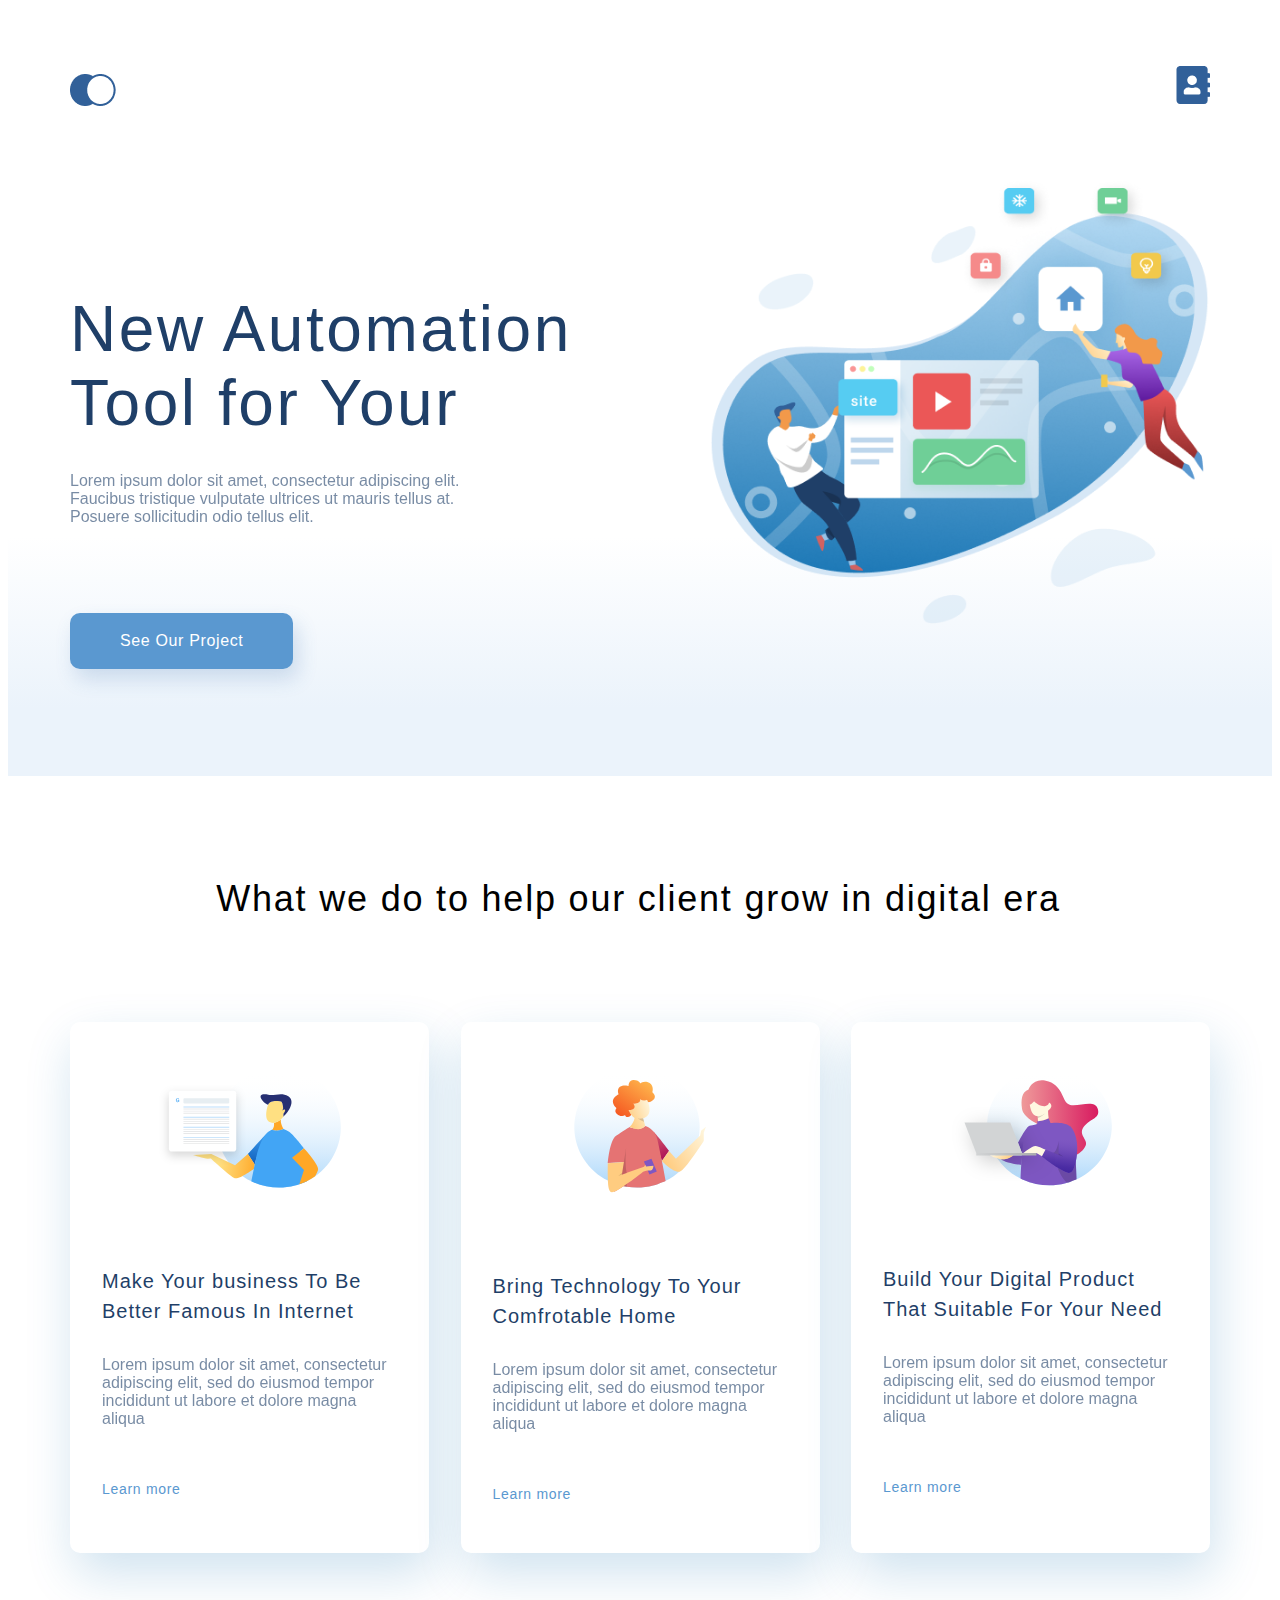
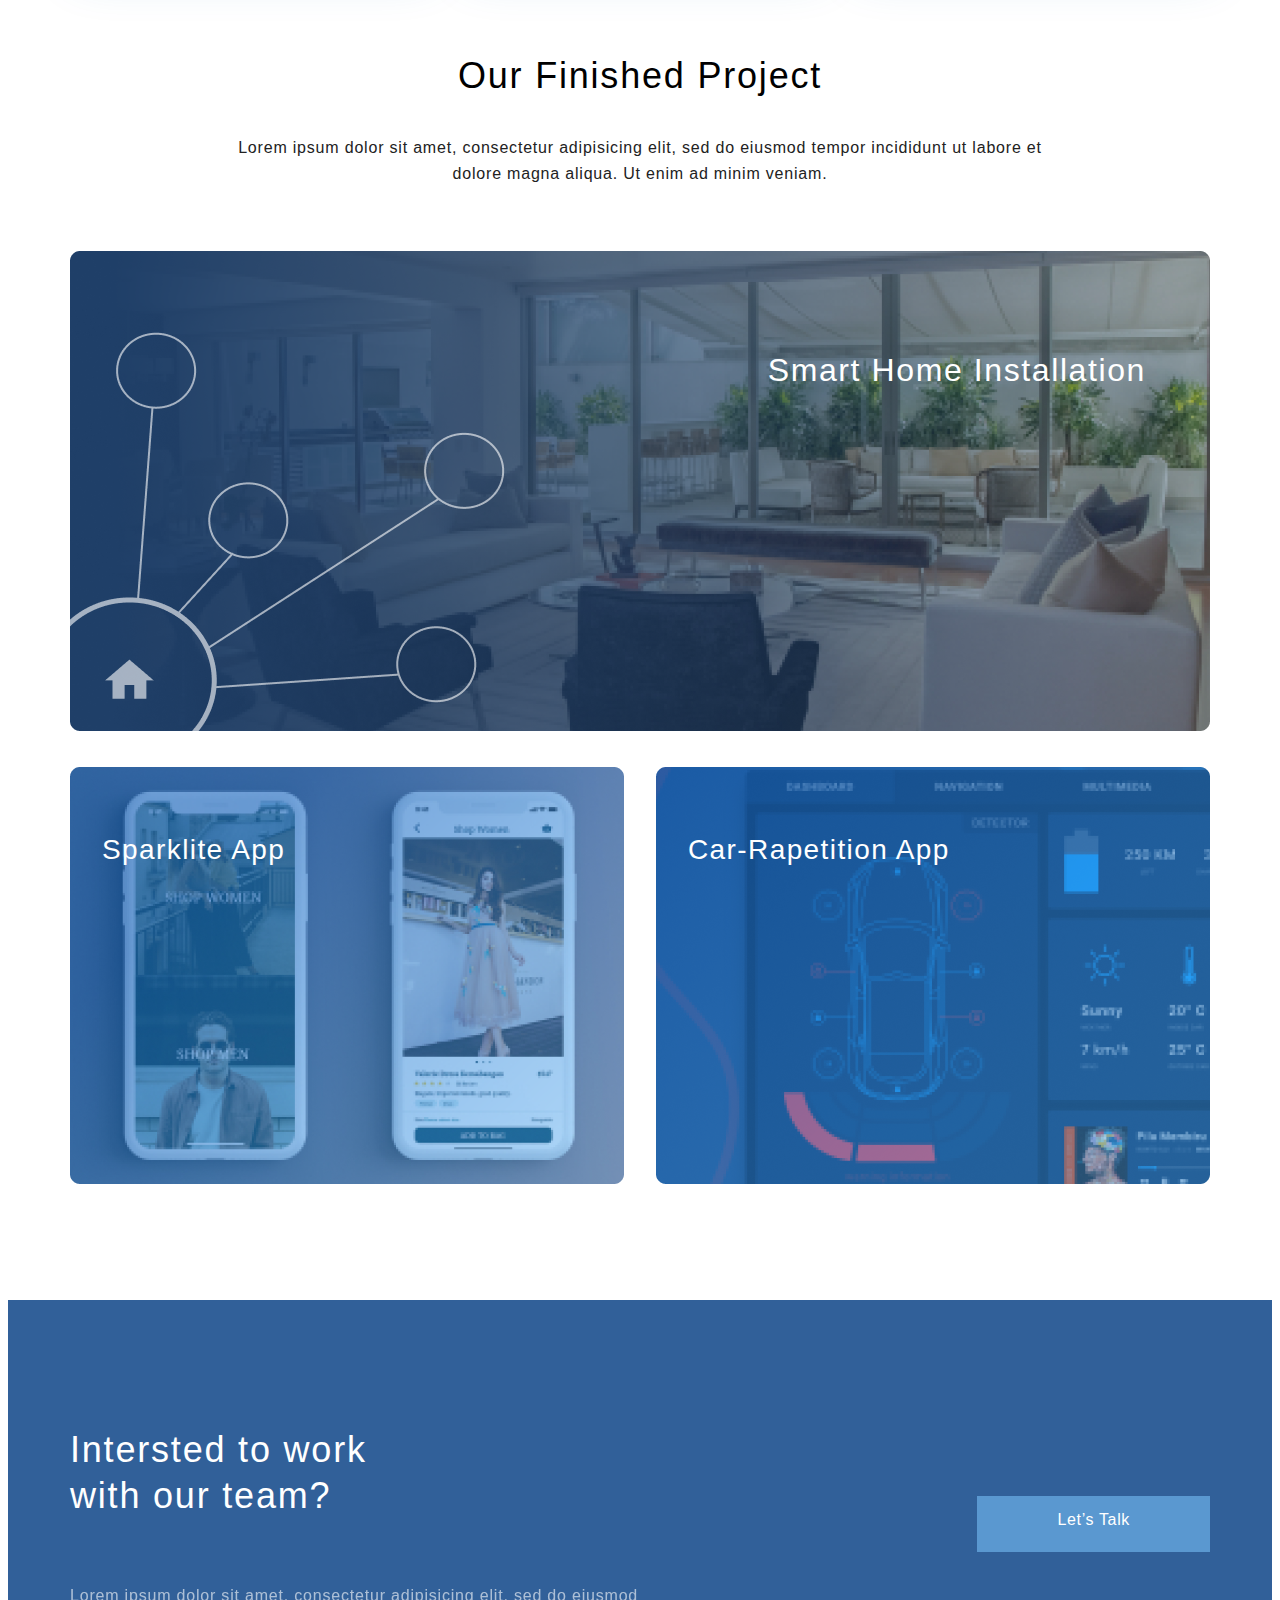
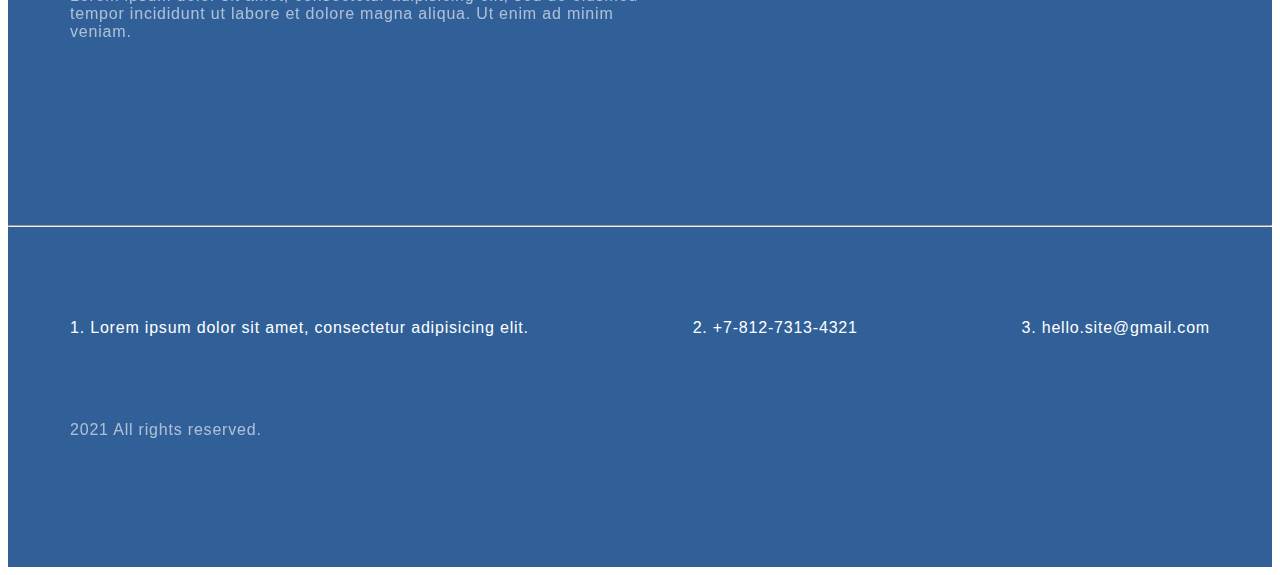
<file: index.html>
<!DOCTYPE html>
<html lang="en">

<head>
    <meta charset="UTF-8">
    <meta http-equiv="X-UA-Compatible" content="IE=edge">
    <meta name="viewport" content="width=device-width, initial-scale=1.0">
    <title>Document</title>
    <link rel="stylesheet" href="style.css">
</head>

<body>
    <div class="top_block"></div>
    <div class="top">
        <div class="container top__box">
            <ul class="header">
                <li><a href="index.html"><img src="png/logo.png" alt="logo"></a></li>
                <li><a href="contacts.html"><img src="png/contacts.png" alt="book"></a></li>
            </ul>
            <div class="top__info">
                <h1 class="top__heading">New Automation Tool for Your</h1>
                <p class="text top__text">Lorem ipsum dolor sit amet, consectetur adipiscing elit. Faucibus
                    tristique
                    vulputate
                    ultrices ut mauris tellus at. Posuere sollicitudin odio tellus elit. </p>
                <a href="#" class="top_button">See Our Project</a>
            </div>
        </div>
    </div>
    <div class="what_we_do container">
        <h3 class="heading3">What we do to help our client grow in digital era</h3>
        <div class="card_box">
            <div class="card">
                <img src="png/card-1.svg" alt="card1" class="img_card">
                <h4 class="heading-mini">Make Your business To Be Better Famous In Internet</h4>
                <p class="text_card">Lorem ipsum dolor sit amet, consectetur adipiscing elit, sed do eiusmod tempor
                    incididunt ut labore et dolore magna aliqua</p>
                <a href="#" class="card_link">Learn more</a>
            </div>
            <div class="card">
                <img src="png/card-2.svg" alt="card2" class="img_card">
                <h4 class="heading-mini">Bring Technology To Your Comfrotable Home</h4>
                <p class="text_card">Lorem ipsum dolor sit amet, consectetur adipiscing elit, sed do eiusmod tempor
                    incididunt ut labore et dolore magna aliqua</p>
                <a href="#" class="card_link">Learn more</a>
            </div>
            <div class="card">
                <img src="png/card-3.svg" alt="card3" class="img_card">
                <h4 class="heading-mini">Build Your Digital Product That Suitable For Your Need</h4>
                <p class="text_card">Lorem ipsum dolor sit amet, consectetur adipiscing elit, sed do eiusmod tempor
                    incididunt ut labore et dolore magna aliqua</p>
                <a href="#" class="card_link">Learn more</a>
            </div>
        </div>
    </div>
    <div class="project container">
        <h3 class="heading_project">Our Finished Project</h3>
        <p class="text text_project">Lorem ipsum dolor sit amet, consectetur adipisicing elit, sed do eiusmod tempor
            incididunt ut labore et dolore magna aliqua. Ut enim ad minim veniam.</p>
        <div class="project__item">
            <img class="project__img" src="png/project_item1.png" alt="picture 1">
            <p class="project_text">Smart Home Installation</p>
        </div>
        <div class="parent_project">
            <div class="project_item_ project_item_margin">
                <img class="project__img" src="png/project_item2.png" alt="picture 2">
                <p class="text_son">Sparklite App</p>
            </div>
            <div class="project_item_">
                <img class="project__img" src="png/project_item3.png" alt="picture 3">
                <p class="text_son">Car-Rapetition App</p>
            </div>
        </div>
    </div>

    <div class="footer">
        <div class="top_footer container">
            <div class="footer_main">
                <h3 class="heading_footer">Intersted to work with our team?</h3>
                <p class="text_footer_f">Lorem ipsum dolor sit amet, consectetur adipisicing elit, sed do eiusmod
                    tempor
                    incididunt ut labore et
                    dolore magna aliqua. Ut enim ad minim veniam.</p>
            </div>
            <a href="#" class="footer_button">Let’s Talk</a>
        </div>
        <div class="finish_footer">
            <hr сlass="line container">
            <div class="footer_contacts container">
                <p class="point"> 1. Lorem ipsum dolor sit amet, consectetur adipisicing elit.</p>
                <p class="point"> 2. +7-812-7313-4321</p>
                <p class="point"> 3. hello.site@gmail.com</p>
            </div>
            <p class="container finish_footer text_footer">2021 All rights reserved.</p>
        </div>
    </div>
</body>

</html>
</file>
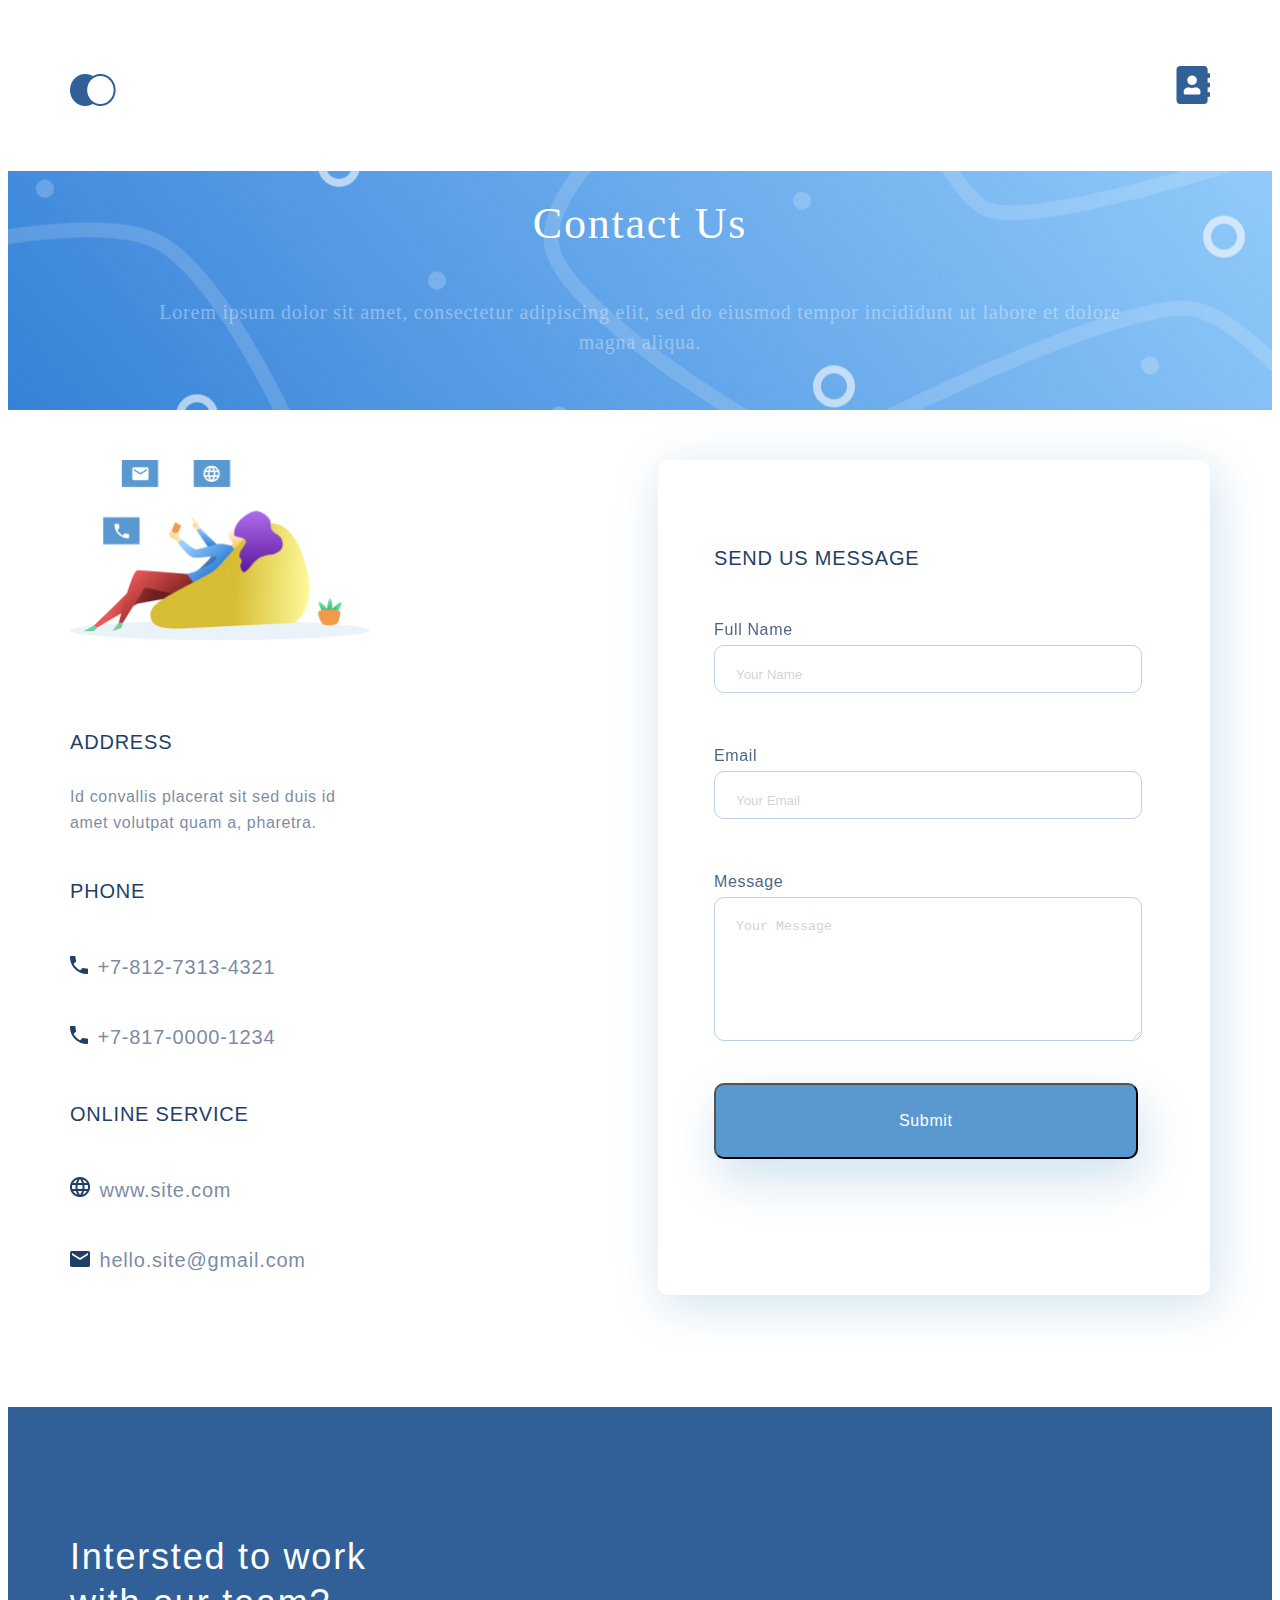
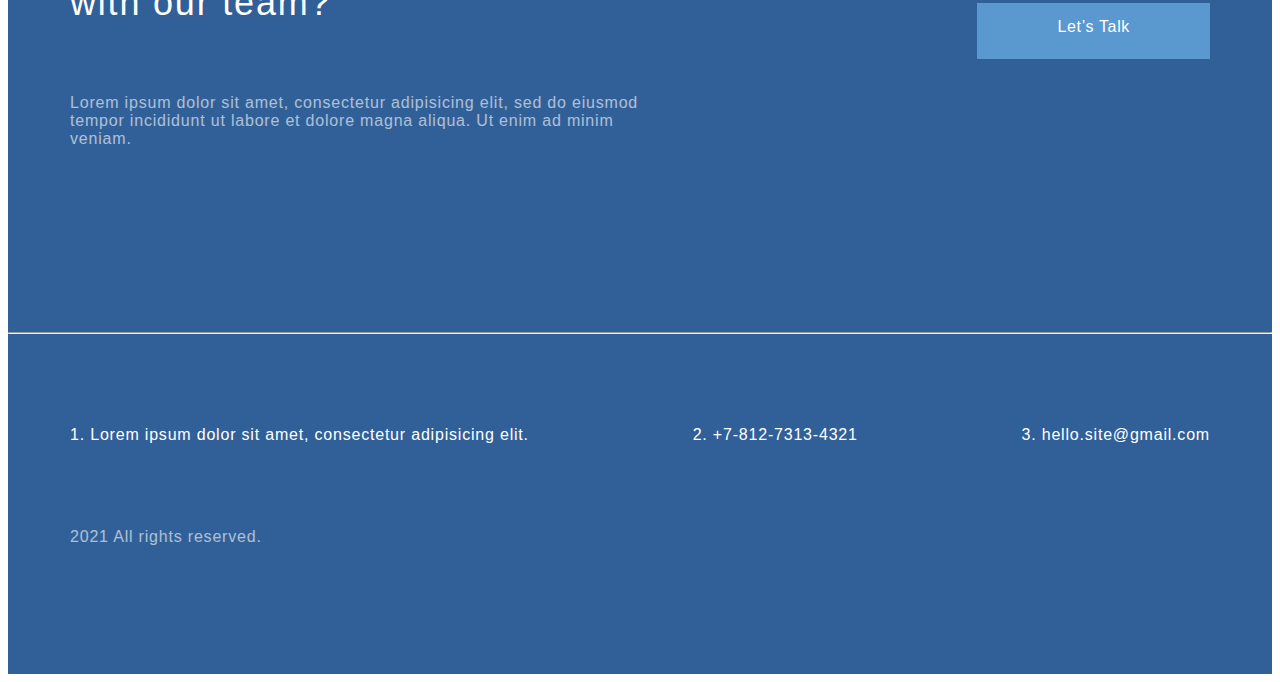
<file: contacts.html>
<!DOCTYPE html>
<html lang="en">

<head>
    <meta charset="UTF-8">
    <meta http-equiv="X-UA-Compatible" content="IE=edge">
    <meta name="viewport" content="width=device-width, initial-scale=1.0">
    <title>Document</title>
    <link rel="stylesheet" href="style.css">
</head>

<body>
    <div class="container top__box">
        <ul class="header">
            <li><a href="index.html"><img src="png/logo.png" alt="logo"></a></li>
            <li><a href="contacts.html"><img src="png/contacts.png" alt=""></a></li>
        </ul>
    </div>
    <div class="main_contact_us">
        <div class="contact_us">
            <h2 class="contact">Contact Us</h2>
            <p class="text contact_text">Lorem ipsum dolor sit amet, consectetur adipiscing elit, sed do eiusmod
                tempor
                incididunt ut
                labore et dolore magna aliqua. </p>
        </div>
    </div>
    <div class="container">
        <div class="contact_block2 middle">
            <div class="contact_info">
                <img src="png/Contact_us2.png" alt="Picture" width="300" class="img_contacts">
                <h4 class="main_text">ADDRESS</h4>
                <p class="text otstup">Id convallis placerat sit sed duis id amet volutpat quam a, pharetra.</p>
                <h4 class="main_text">PHONE</h4>
                <img src="png/telefon.png" alt="telefon" class="img_telefon">
                <p class="mini_text">+7-812-7313-4321</p><br>
                <img src="png/telefon.png" alt="telefon" class="img_telefon">
                <p class="mini_text">+7-817-0000-1234</p>
                <h4 class="main_text">ONLINE SERVICE</h4>
                <img src="png/globus.png" alt="sait" class="img_sait">
                <p class="mini_text">www.site.com</p><br>
                <img src="png/convert.png" alt="mail" class="img_mail">
                <p class="mini_text">hello.site@gmail.com</p>
            </div>
            <div class="anketa">
                <form action="#">
                    <h4 class="main_text">SEND US MESSAGE</h4>
                    <p class="anketa_text">Full Name <br><input type="text" placeholder="Your Name" class="form"></p>
                    <p class="anketa_text">Email <br><input type="email" placeholder="Your Email" class="form"></p>
                    <p class="anketa_text">Message <br><textarea name="Massage" id="mes" cols="20" rows="5"
                            placeholder="Your Message" class="form textarea"></textarea></p>
                    <button type="submit" class="button_contact">Submit</button><br><br>
                </form>
            </div>
        </div>
    </div>
    <div class="map container">
        <script type="text/javascript" charset="utf-8" async
            src="https://api-maps.yandex.ru/services/constructor/1.0/js/?um=constructor%3A529a007660b05577e87d592a957274ba75387b3e500198a45a48943d9875267a&amp;width=100%&amp;height=440&amp;lang=ru_RU&amp;scroll=true"></script>
    </div>
    <div class="footer">
        <div class="top_footer container">
            <div class="footer_main">
                <h3 class="heading_footer">Intersted to work with our team?</h3>
                <p class="text_footer_f">Lorem ipsum dolor sit amet, consectetur adipisicing elit, sed do eiusmod
                    tempor
                    incididunt ut labore et
                    dolore magna aliqua. Ut enim ad minim veniam.</p>
            </div>
            <a href="#" class="footer_button">Let’s Talk</a>
        </div>
        <div class="finish_footer">
            <hr сlass="line container">
            <div class="footer_contacts container">
                <p class="point"> 1. Lorem ipsum dolor sit amet, consectetur adipisicing elit.</p>
                <p class="point"> 2. +7-812-7313-4321</p>
                <p class="point"> 3. hello.site@gmail.com</p>
            </div>
            <p class="container finish_footer text_footer">2021 All rights reserved.</p>
        </div>
</body>

</html>
</file>
<file: style.css>
* {
  padding: 0;
}

.container {
  max-width: 1140px;
  margin: 0 auto;
  font-family: 'Roboto', sans-serif;
}

.top {
  min-height: 768px;
  background: -webkit-gradient(linear, left bottom, left top, color-stop(8.84%, #EBF3FB), color-stop(31.12%, rgba(152, 195, 232, 0)));
  background: linear-gradient(0deg, #EBF3FB 8.84%, rgba(152, 195, 232, 0) 31.12%);
}

.header {
  display: -webkit-box;
  display: -ms-flexbox;
  display: flex;
  -webkit-box-pack: justify;
      -ms-flex-pack: justify;
          justify-content: space-between;
  list-style-type: none;
  padding-top: 42px;
}

.top__heading {
  width: 510px;
  font-size: 64px;
  color: #1F3F68;
  font-weight: 300;
  line-height: 74px;
  letter-spacing: 0.04em;
  margin-bottom: 32px;
}

.top__box {
  display: -webkit-box;
  display: -ms-flexbox;
  display: flex;
  -webkit-box-orient: vertical;
  -webkit-box-direction: normal;
      -ms-flex-direction: column;
          flex-direction: column;
  height: 100%;
}

.top__info {
  padding-top: 115px;
  -webkit-box-flex: 1;
      -ms-flex-positive: 1;
          flex-grow: 1;
  background-image: url(png/top_back.png);
  background-repeat: no-repeat;
  background-position: right center;
  background-size: 44%;
}

.top__text {
  width: 425px;
  color: #1F3F68;
  opacity: 0.6;
}

.text,
.text_card {
  color: #1F3F68;
  opacity: 0.6;
}

.text_project {
  width: 75%;
  margin: 32px auto 64px;
  font-weight: 400;
  font-size: 16px;
  line-height: 26px;
  text-align: center;
  letter-spacing: 0.05em;
  color: #222222;
  opacity: 1;
}

.project_text {
  font-weight: 400;
  font-size: 32px;
  line-height: 46px;
  text-align: right;
  letter-spacing: 0.05em;
  color: #FFFFFF;
  position: absolute;
  top: 64px;
  right: 64px;
}

.top_button {
  font-weight: 400;
  font-size: 16px;
  line-height: 26px;
  text-align: center;
  letter-spacing: 0.04em;
  color: #FFFFFF;
  text-decoration: none;
  background: #5A98D0;
  -webkit-box-shadow: 5px 10px 20px rgba(53, 110, 173, 0.2);
          box-shadow: 5px 10px 20px rgba(53, 110, 173, 0.2);
  border-radius: 10px;
  padding: 15px 50px;
  display: inline-block;
  margin-top: 71px;
}

.heading3 {
  width: 1137px;
  font-weight: 300;
  font-size: 36px;
  line-height: 46px;
  text-align: center;
  letter-spacing: 0.05em;
  color: #000000;
}

.heading-mini {
  font-weight: 400;
  font-size: 20px;
  line-height: 30px;
  letter-spacing: 0.05em;
  color: #1F3F68;
  margin-bottom: 14px;
}

.heading_project {
  font-style: normal;
  font-weight: 300;
  font-size: 36px;
  line-height: 46px;
  text-align: center;
  letter-spacing: 0.05em;
  color: #000000;
}

.what_we_do {
  padding-top: 64px;
}

.card_box {
  display: -webkit-box;
  display: -ms-flexbox;
  display: flex;
  -webkit-box-pack: justify;
      -ms-flex-pack: justify;
          justify-content: space-between;
  padding-top: 64px;
  padding-bottom: 64px;
}

.card {
  display: -webkit-box;
  display: -ms-flexbox;
  display: flex;
  -webkit-box-orient: vertical;
  -webkit-box-direction: normal;
      -ms-flex-direction: column;
          flex-direction: column;
  width: 359px;
  background: #FFFFFF;
  -webkit-box-shadow: 5px 20px 50px rgba(16, 112, 177, 0.2);
          box-shadow: 5px 20px 50px rgba(16, 112, 177, 0.2);
  border-radius: 10px;
  padding: 44px 32px;
  -webkit-box-sizing: border-box;
          box-sizing: border-box;
}

.card_link {
  font-weight: 400;
  font-size: 14px;
  line-height: 30px;
  letter-spacing: 0.05em;
  color: #5A98D0;
  text-decoration: none;
  padding-top: 30px;
}

.img_card {
  -ms-flex-item-align: center;
      -ms-grid-row-align: center;
      align-self: center;
  margin-bottom: 51px;
}

.project__img {
  width: 100%;
}

.project__item {
  position: relative;
  -webkit-box-flex: 1;
      -ms-flex-positive: 1;
          flex-grow: 1;
}

.parent_project {
  display: -webkit-box;
  display: -ms-flexbox;
  display: flex;
  -webkit-box-pack: justify;
      -ms-flex-pack: justify;
          justify-content: space-between;
  margin-top: 32px;
}

.project_item_margin {
  margin-right: 32px;
}

.project_item_ {
  position: relative;
}

.text_son {
  position: absolute;
  top: 32px;
  left: 32px;
  font-weight: 400;
  font-size: 28px;
  line-height: 46px;
  letter-spacing: 0.05em;
  color: #FFFFFF;
}

.footer {
  background: #316099;
  display: -webkit-box;
  display: -ms-flexbox;
  display: flex;
  -webkit-box-orient: vertical;
  -webkit-box-direction: normal;
      -ms-flex-direction: column;
          flex-direction: column;
}

.heading_footer {
  font-style: normal;
  font-weight: 400;
  font-size: 36px;
  line-height: 46px;
  letter-spacing: 0.05em;
  color: #FFFFFF;
}

.project {
  padding-bottom: 112px;
}

.top_footer {
  padding-top: 91px;
  padding-bottom: 96px;
  display: -webkit-box;
  display: -ms-flexbox;
  display: flex;
  -webkit-box-pack: justify;
      -ms-flex-pack: justify;
          justify-content: space-between;
}

.footer_main {
  width: 50%;
}

.heading_footer {
  padding-bottom: 32px;
  width: 300px;
}

.text_footer_f,
.text_footer {
  font-weight: 400;
  font-size: 16px;
  letter-spacing: 0.05em;
  color: #FFFFFF;
  opacity: 0.6;
}

.footer_button {
  background: #5A98D0;
  height: 56px;
  font-weight: 400;
  font-size: 16px;
  text-align: center;
  letter-spacing: 0.04em;
  color: #FFFFFF;
  display: inline-block;
  padding: 15px 80px;
  text-decoration: none;
  -webkit-box-sizing: border-box;
          box-sizing: border-box;
  -ms-flex-item-align: center;
      -ms-grid-row-align: center;
      align-self: center;
}

.footer_contacts {
  font-weight: 400;
  font-size: 16px;
  line-height: 26px;
  letter-spacing: 0.05em;
  color: #FFFFFF;
  padding-top: 64px;
  display: -webkit-box;
  display: -ms-flexbox;
  display: flex;
  -webkit-box-pack: justify;
      -ms-flex-pack: justify;
          justify-content: space-between;
}

.finish_footer {
  margin-top: 64px;
  margin-bottom: 64px;
}

/* Contacts */
.main_contact_us {
  background-image: url(png/contact_us.png);
  background-repeat: no-repeat;
  background-position: center;
}

.contact_us {
  margin-bottom: 50px;
  margin-top: 16px;
}

.contact {
  padding-top: 16px;
  font-weight: 500;
  font-size: 44px;
  line-height: 74px;
  text-align: center;
  letter-spacing: 0.04em;
  color: #FFFFFF;
}

.main_text {
  font-weight: 500;
  font-size: 20px;
  line-height: 30px;
  letter-spacing: 0.04em;
  color: #1F3F68;
}

.img_telefon,
.img_sait,
.img_mail,
.mini_text {
  display: inline-block;
}

.mini_text {
  padding-left: 5px;
  color: #1F3F68;
  opacity: 0.6;
  font-weight: 500;
  font-size: 20px;
  line-height: 30px;
  letter-spacing: 0.04em;
}

.contact_text {
  font-weight: 400;
  font-size: 20px;
  line-height: 30px;
  text-align: center;
  letter-spacing: 0.04em;
  color: rgba(255, 255, 255, 0.6);
  padding-left: 10%;
  padding-right: 10%;
  padding-bottom: 53px;
}

.contact_block2 {
  display: -webkit-box;
  display: -ms-flexbox;
  display: flex;
  -webkit-box-pack: justify;
      -ms-flex-pack: justify;
          justify-content: space-between;
}

.otstup {
  margin-bottom: 40px;
  width: 299px;
  font-weight: 300;
  font-size: 16px;
  line-height: 26px;
  letter-spacing: 0.04em;
  color: #1F3F68;
  opacity: 0.6;
}

.anketa {
  padding: 56px 56px;
  width: 440px;
  background: #FFFFFF;
  -webkit-box-shadow: 5px 10px 50px rgba(16, 112, 177, 0.2);
          box-shadow: 5px 10px 50px rgba(16, 112, 177, 0.2);
  border-radius: 10px;
}

.button_contact {
  display: inline-block;
  background: #5A98D0;
  -webkit-box-shadow: 5px 20px 50px rgba(16, 112, 177, 0.2);
          box-shadow: 5px 20px 50px rgba(16, 112, 177, 0.2);
  border-radius: 10px;
  font-weight: 500;
  font-size: 16px;
  line-height: 26px;
  text-align: center;
  letter-spacing: 0.04em;
  color: #FFFFFF;
  padding: 23px 183px;
}

.anketa_text {
  font-weight: 400;
  font-size: 16px;
  line-height: 30px;
  letter-spacing: 0.04em;
  color: #1F3F68;
  opacity: 0.8;
  display: inline-block;
  margin-bottom: 32px;
}

.main_text {
  font-weight: 500;
  font-size: 20px;
  line-height: 30px;
  letter-spacing: 0.04em;
  color: #1F3F68;
}

.form {
  opacity: 0.4;
  border: 1px solid #356EAD;
  -webkit-box-sizing: border-box;
          box-sizing: border-box;
  border-radius: 10px;
  padding-top: 21px;
  padding-bottom: 10px;
  padding-left: 21px;
  width: 428px;
}

.map {
  margin-top: 96px;
  margin-bottom: 112px;
}

.img_contacts {
  padding-bottom: 56px;
}

.textarea {
  height: 144px;
}

/* Adaptiv */
@media (max-width: 1024px) {
  .container {
    padding-left: 32px;
    padding-right: 32px;
  }
  .top__info {
    background-position: right 150px;
  }
  .heading3 {
    width: 100%;
    font-size: 36px;
    line-height: 46px;
    text-align: center;
  }
  .card_box {
    -webkit-box-orient: vertical;
    -webkit-box-direction: normal;
        -ms-flex-direction: column;
            flex-direction: column;
    -webkit-box-align: center;
        -ms-flex-align: center;
            align-items: center;
  }
  .card {
    margin-bottom: 32px;
  }
  .top_footer {
    padding-bottom: 64px;
    padding-left: 124px;
  }
  .text_footer_f {
    color: #FFFFFF;
    opacity: 0.6;
  }
  .footer_contacts {
    -webkit-box-orient: vertical;
    -webkit-box-direction: normal;
        -ms-flex-direction: column;
            flex-direction: column;
    padding-left: 124px;
  }
  .text_footer {
    line-height: 26px;
    padding-left: 124px;
  }
  .point {
    padding-bottom: 25px;
  }
  .middle {
    display: -webkit-box;
    display: -ms-flexbox;
    display: flex;
    -webkit-box-orient: vertical;
    -webkit-box-direction: normal;
        -ms-flex-direction: column;
            flex-direction: column;
    -webkit-box-align: center;
        -ms-flex-align: center;
            align-items: center;
  }
  .anketa {
    margin-top: 64px;
  }
}

@media (max-width: 667px) {
  .header {
    padding-top: 24px;
  }
  .top {
    min-height: 376px;
    padding-bottom: 41px;
    -webkit-box-sizing: border-box;
            box-sizing: border-box;
  }
  .top__info {
    padding-top: 36px;
    display: -webkit-box;
    display: -ms-flexbox;
    display: flex;
    -webkit-box-orient: vertical;
    -webkit-box-direction: normal;
        -ms-flex-direction: column;
            flex-direction: column;
    -webkit-box-align: center;
        -ms-flex-align: center;
            align-items: center;
    background-image: none;
  }
  .top__heading {
    font-size: 32px;
    width: 100%;
    line-height: 38px;
    margin-bottom: 12px;
    text-align: center;
  }
  .top__text {
    width: 100%;
  }
  .text {
    text-align: center;
  }
  .text_card {
    text-align: left;
  }
  .top_button {
    font-weight: 400;
    font-size: 12px;
    line-height: 26px;
    padding: 0 8px;
    margin-top: 34px;
  }
  .heading3 {
    width: 100%;
    font-size: 24px;
    line-height: 28px;
    text-align: center;
  }
  .what_we_do {
    padding-top: 48px;
  }
  .card_box {
    padding-top: 32px;
  }
  .card {
    width: 100%;
  }
  .heading-mini {
    padding-bottom: 0;
    margin-bottom: 0;
  }
  .parent_project {
    -webkit-box-orient: vertical;
    -webkit-box-direction: normal;
        -ms-flex-direction: column;
            flex-direction: column;
    margin-top: 16px;
  }
  .project_item_margin {
    margin-right: 0;
    margin-bottom: 16px;
  }
  .text_project {
    width: 100%;
  }
  .project_text,
  .text_son {
    font-size: 16px;
    line-height: 19px;
    top: 16px;
    right: 16px;
  }
  .project {
    padding-bottom: 64px;
  }
  .heading_footer {
    text-align: center;
  }
  .footer_button {
    margin-top: 40px;
  }
  .footer_contacts {
    padding-left: 42px;
    /* padding-right: 32px; */
    padding-top: 32px;
    width: 90%;
  }
  .text_footer {
    margin-top: 17px;
    margin-bottom: 15px;
    text-align: center;
  }
  .text_son {
    left: 16px;
  }
  .point {
    padding-bottom: 0;
  }
  .top_footer {
    padding-top: 36px;
    padding-left: 0;
    display: -webkit-box;
    display: -ms-flexbox;
    display: flex;
    -webkit-box-orient: vertical;
    -webkit-box-direction: normal;
        -ms-flex-direction: column;
            flex-direction: column;
    -webkit-box-align: center;
        -ms-flex-align: center;
            align-items: center;
    width: auto;
  }
  .heading_footer,
  .text_footer_f {
    text-align: center;
  }
  .footer_main {
    width: 100%;
    padding-left: 13px;
  }
  .heading_footer {
    width: 100%;
    font-size: 24px;
  }
  .finish_footer {
    margin-top: 0;
  }
  .main_contact_us {
    background-image: url(png/contact_us.png);
    background-repeat: no-repeat;
    background-position: center;
  }
  .contact {
    font-weight: 500;
    font-size: 24px;
    line-height: 28px;
    text-align: center;
    letter-spacing: 0.04em;
    color: #FFFFFF;
  }
  .contact_text {
    font-weight: 400;
    font-size: 16px;
    line-height: 30px;
    text-align: center;
    color: rgba(255, 255, 255, 0.6);
  }
  .anketa {
    width: 100%;
    padding-left: 13px;
  }
  .form {
    width: 150%;
  }
  .textarea {
    padding-right: 9px;
  }
  .button_contact {
    padding: 17px 110px;
  }
  .text_footer {
    line-height: 26px;
    padding-left: 80px;
  }
}
/*# sourceMappingURL=style.css.map */
</file>
